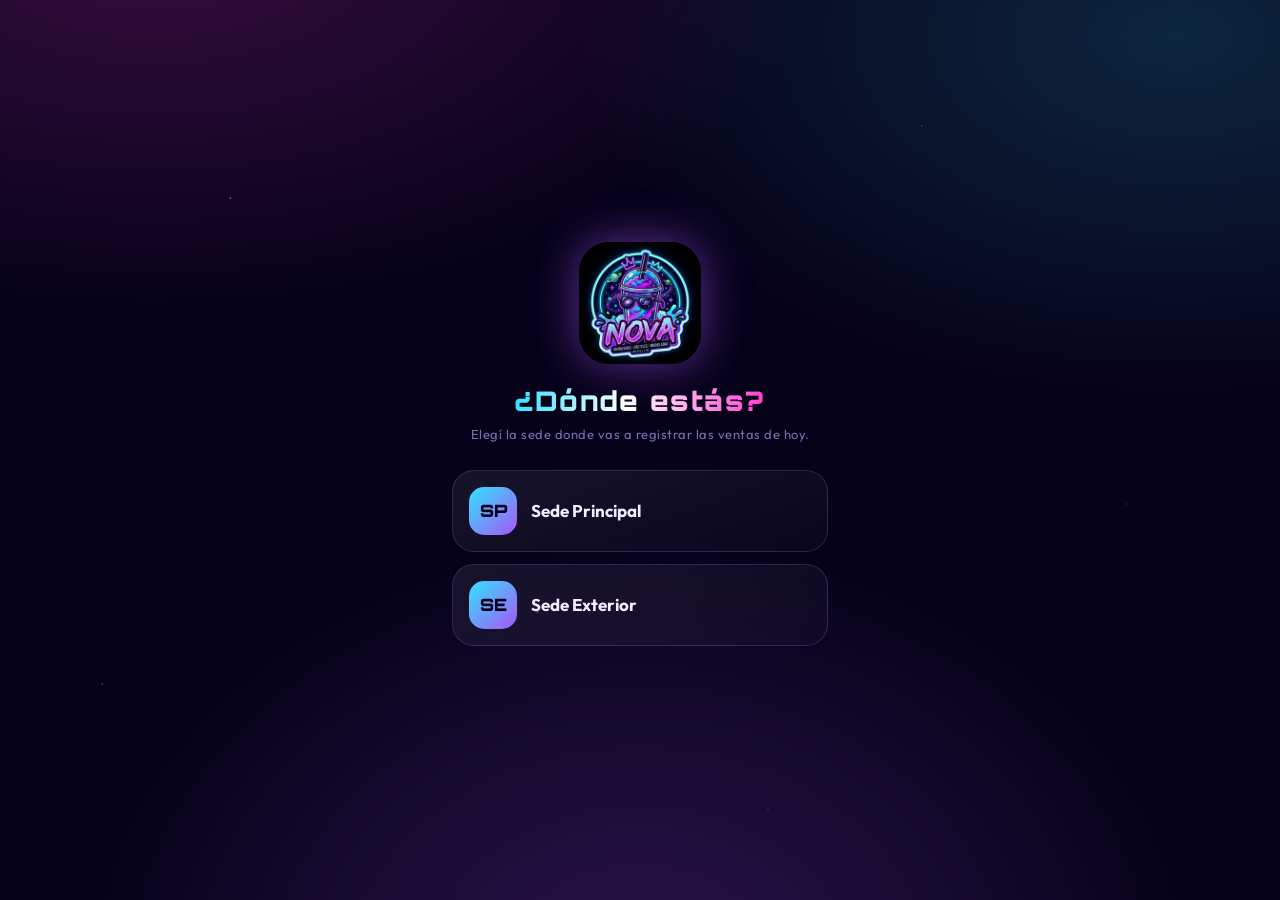
<file: index.html>
<!DOCTYPE html>
<html lang="es-CO">
<head>
<meta charset="utf-8">
<meta name="viewport" content="width=device-width, initial-scale=1, viewport-fit=cover, maximum-scale=1">
<title>NOVA POS</title>
<meta name="description" content="Punto de venta de NOVA — granizados, cócteles y micheladas. Medellín.">

<meta name="theme-color" content="#06021a">
<meta name="mobile-web-app-capable" content="yes">
<meta name="apple-mobile-web-app-capable" content="yes">
<meta name="apple-mobile-web-app-status-bar-style" content="black-translucent">
<meta name="apple-mobile-web-app-title" content="NOVA POS">
<link rel="manifest" href="manifest.webmanifest">
<link rel="apple-touch-icon" href="assets/apple-touch-icon.png">
<link rel="icon" href="assets/icon-192.png">

<link rel="preconnect" href="https://fonts.googleapis.com">
<link rel="preconnect" href="https://fonts.gstatic.com" crossorigin>
<link rel="stylesheet" href="https://fonts.googleapis.com/css2?family=Orbitron:wght@700;800;900&family=Outfit:wght@400;600;700;800&display=swap">
<link rel="stylesheet" href="css/style.css">
</head>
<body>

<div class="login">
  <img src="assets/logo.jpg" alt="NOVA">
  <h1>NOVA POS</h1>
  <p class="lema">Cargando…</p>
</div>

<script src="js/store.js"></script>
<script src="js/cloud.js"></script>
<script src="js/ui.js"></script>
<script>
  if ('serviceWorker' in navigator && location.protocol === 'https:') {
    window.addEventListener('load', function () {
      navigator.serviceWorker.register('sw.js').catch(function () {});
    });
  }
  // Evita el zoom por doble toque al picar rápido en la grilla de productos.
  var ultimoToque = 0;
  document.addEventListener('touchend', function (e) {
    var ahora = Date.now();
    if (ahora - ultimoToque < 320) e.preventDefault();
    ultimoToque = ahora;
  }, { passive: false });
</script>
</body>
</html>
</file>
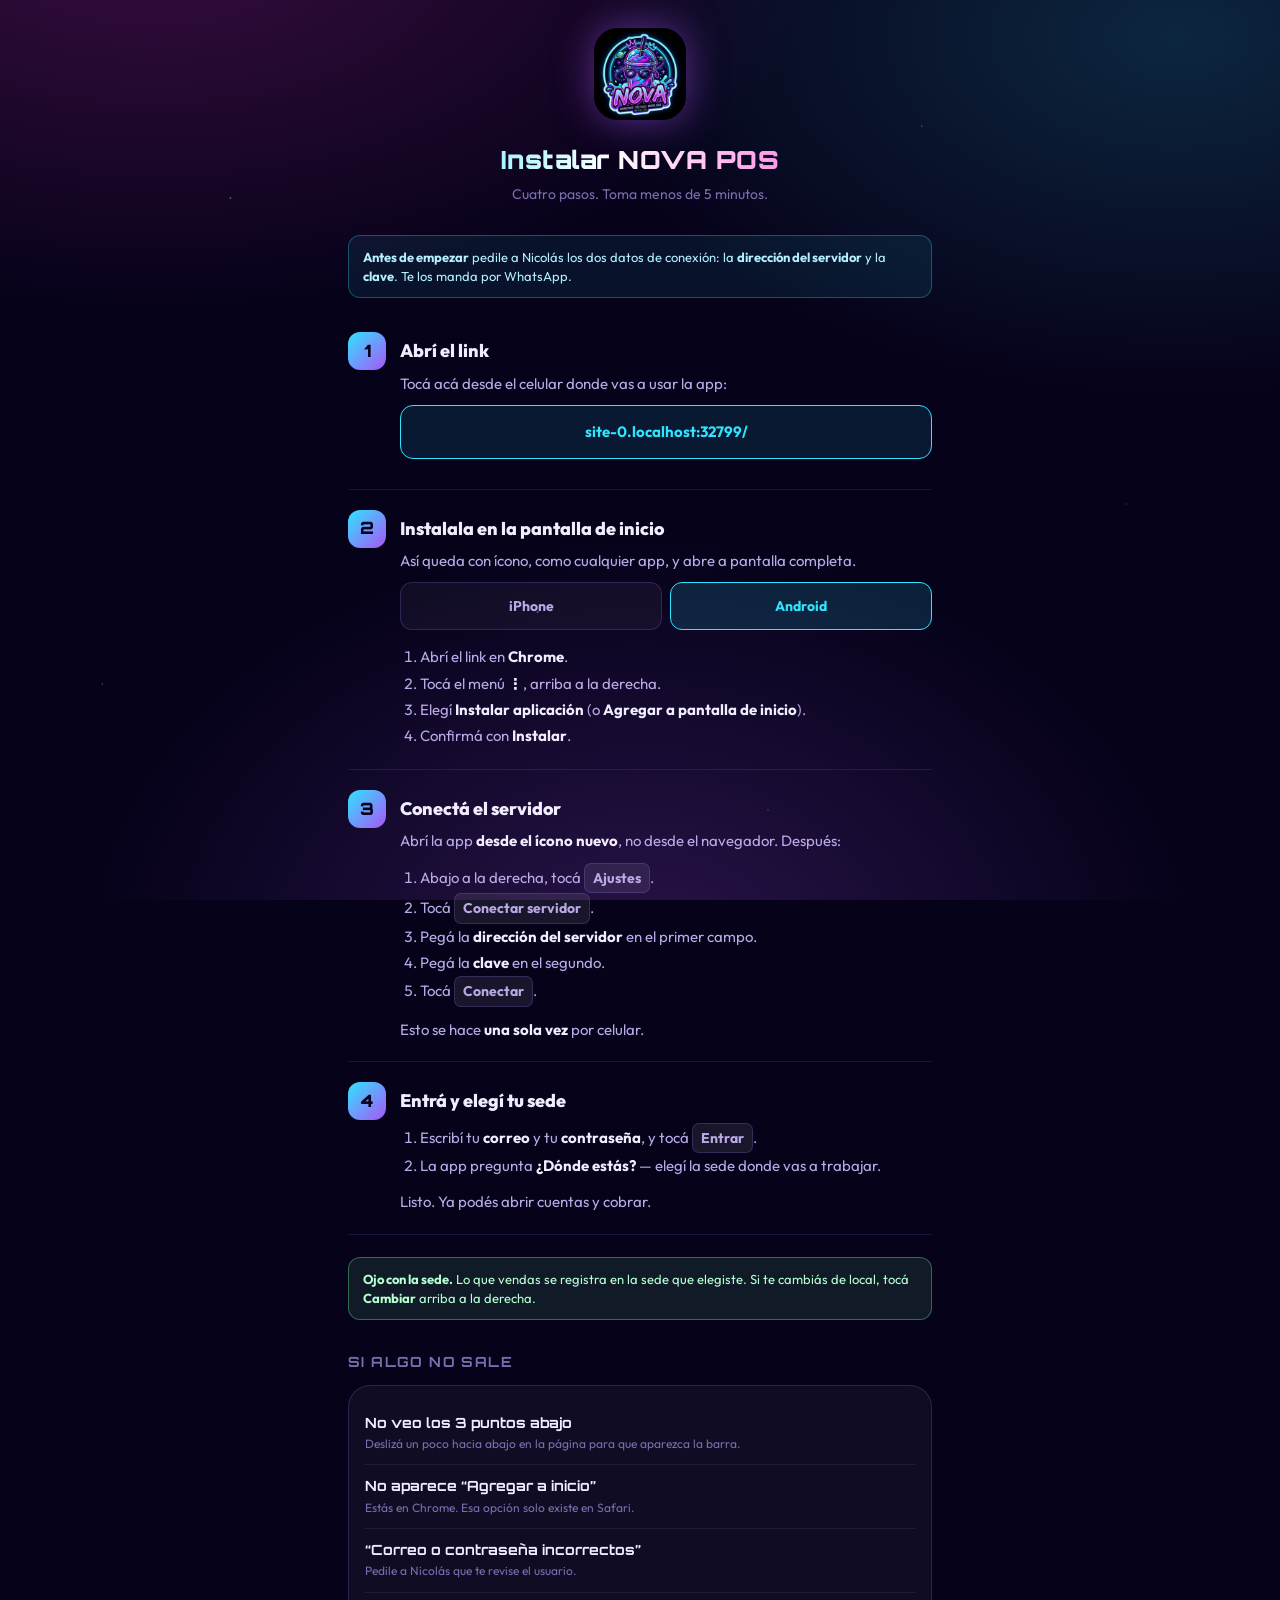
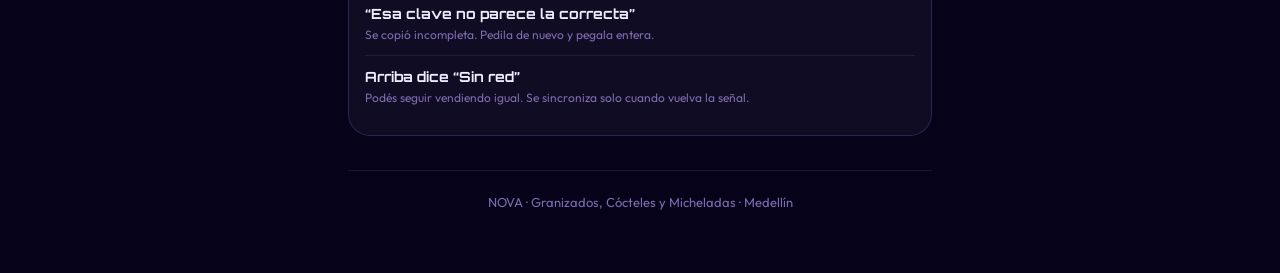
<file: guia.html>
<!DOCTYPE html>
<html lang="es-CO">
<head>
<meta charset="utf-8">
<meta name="viewport" content="width=device-width, initial-scale=1, viewport-fit=cover">
<title>Cómo instalar NOVA POS</title>
<meta name="description" content="Guía para instalar la app de NOVA en el celular y entrar con tu usuario.">
<meta name="theme-color" content="#06021a">
<link rel="apple-touch-icon" href="assets/apple-touch-icon.png">
<link rel="icon" href="assets/icon-192.png">

<link rel="preconnect" href="https://fonts.googleapis.com">
<link rel="preconnect" href="https://fonts.gstatic.com" crossorigin>
<link rel="stylesheet" href="https://fonts.googleapis.com/css2?family=Orbitron:wght@700;800;900&family=Outfit:wght@400;600;700;800&display=swap">
<link rel="stylesheet" href="css/style.css">

<style>
  /* La guía se lee de corrido, no es una app: cabe en una hoja larga. */
  .guia {
    position: relative;
    z-index: 1;
    max-width: 620px;
    margin: 0 auto;
    padding: 28px 18px calc(48px + env(safe-area-inset-bottom, 0px));
  }

  .guia__top { text-align: center; margin-bottom: 30px; }

  .guia__top img {
    width: 92px; height: 92px;
    border-radius: 24px;
    box-shadow: 0 0 38px rgba(168, 85, 247, .5);
  }

  .guia__top h1 {
    font-family: var(--display);
    font-size: 25px;
    font-weight: 900;
    letter-spacing: .5px;
    margin: 16px 0 6px;
    background: linear-gradient(95deg, var(--cyan), #fff 45%, var(--magenta));
    -webkit-background-clip: text;
    background-clip: text;
    color: transparent;
  }

  .guia__top p { color: var(--texto-3); font-size: 14px; margin: 0; }

  .paso {
    display: flex;
    gap: 14px;
    padding: 20px 0;
    border-bottom: 1px solid rgba(160, 120, 255, .14);
  }

  .paso:last-of-type { border-bottom: 0; }

  .paso__n {
    flex: none;
    width: 38px; height: 38px;
    border-radius: 12px;
    display: grid;
    place-items: center;
    font-family: var(--display);
    font-weight: 900;
    font-size: 17px;
    color: #0a0320;
    background: linear-gradient(135deg, var(--cyan), var(--violeta));
  }

  .paso__cuerpo { flex: 1; min-width: 0; }

  .paso h2 {
    font-size: 18px;
    font-weight: 800;
    margin: 6px 0 8px;
  }

  .paso p { margin: 0 0 10px; color: var(--texto-2); font-size: 15px; line-height: 1.5; }
  .paso p:last-child { margin-bottom: 0; }
  .paso b { color: var(--texto); }

  .enlace-app {
    display: block;
    text-align: center;
    padding: 15px;
    margin: 4px 0 10px;
    border-radius: 13px;
    border: 1px solid var(--cyan);
    background: rgba(47, 228, 255, .1);
    color: var(--cyan);
    font-weight: 700;
    font-size: 15px;
    text-decoration: none;
    word-break: break-all;
  }

  /* Cada celular tiene su camino: mostrar los dos a la vez confunde. */
  .tabs { display: flex; gap: 8px; margin-bottom: 14px; }

  .tabs button {
    flex: 1;
    min-height: 48px;   /* que el pulgar no falle al elegir su celular */
    padding: 12px;
    border-radius: 12px;
    border: 1px solid var(--linea);
    background: var(--panel);
    color: var(--texto-2);
    font-size: 14px;
    font-weight: 700;
    cursor: pointer;
  }

  .tabs button[aria-selected="true"] {
    border-color: var(--cyan);
    background: rgba(47, 228, 255, .14);
    color: var(--cyan);
  }

  [role="tabpanel"][hidden] { display: none; }

  ol.pasos-chicos { margin: 0; padding-left: 20px; color: var(--texto-2); font-size: 15px; line-height: 1.75; }
  ol.pasos-chicos b { color: var(--texto); }

  .clave {
    display: inline-block;
    padding: 2px 8px;
    border-radius: 7px;
    background: rgba(255, 255, 255, .08);
    border: 1px solid var(--linea);
    font-size: 14px;
    font-weight: 700;
  }

  .pie {
    text-align: center;
    margin-top: 34px;
    padding-top: 22px;
    border-top: 1px solid rgba(160, 120, 255, .14);
    color: var(--texto-3);
    font-size: 13px;
  }
</style>
</head>
<body>

<div class="guia">

  <div class="guia__top">
    <img src="assets/logo.jpg" alt="NOVA">
    <h1>Instalar NOVA POS</h1>
    <p>Cuatro pasos. Toma menos de 5 minutos.</p>
  </div>

  <div class="aviso aviso--info">
    <b>Antes de empezar</b> pedile a Nicolás los dos datos de conexión: la
    <b>dirección del servidor</b> y la <b>clave</b>. Te los manda por WhatsApp.
  </div>

  <!-- 1 -->
  <div class="paso">
    <div class="paso__n">1</div>
    <div class="paso__cuerpo">
      <h2>Abrí el link</h2>
      <p>Tocá acá desde el celular donde vas a usar la app:</p>
      <a class="enlace-app" id="linkApp" href="./">Abrir NOVA POS</a>
      <p id="avisoNavegador"></p>
    </div>
  </div>

  <!-- 2 -->
  <div class="paso">
    <div class="paso__n">2</div>
    <div class="paso__cuerpo">
      <h2>Instalala en la pantalla de inicio</h2>
      <p>Así queda con ícono, como cualquier app, y abre a pantalla completa.</p>

      <div class="tabs" role="tablist">
        <button role="tab" id="tab-ios" aria-controls="p-ios" aria-selected="true">iPhone</button>
        <button role="tab" id="tab-android" aria-controls="p-android" aria-selected="false">Android</button>
      </div>

      <div role="tabpanel" id="p-ios" aria-labelledby="tab-ios">
        <ol class="pasos-chicos">
          <li>Abrí el link en <b>Safari</b>, la brújula azul. Desde Chrome no se puede.</li>
          <li>Abajo del todo, a la derecha, tocá los <b>3 puntos</b> ···</li>
          <li>Tocá <b>Compartir</b>.</li>
          <li>Tocá <b>Ver más</b>.</li>
          <li>Buscá <b>Agregar a inicio</b> y tocala.</li>
          <li>Si aparece <b>Abrir como app web</b>, dejalo <b>activado</b>.</li>
          <li>Tocá <b>Añadir</b>. El ícono queda en tu celular.</li>
        </ol>
      </div>

      <div role="tabpanel" id="p-android" aria-labelledby="tab-android" hidden>
        <ol class="pasos-chicos">
          <li>Abrí el link en <b>Chrome</b>.</li>
          <li>Tocá el menú <b>⋮</b>, arriba a la derecha.</li>
          <li>Elegí <b>Instalar aplicación</b> (o <b>Agregar a pantalla de inicio</b>).</li>
          <li>Confirmá con <b>Instalar</b>.</li>
        </ol>
      </div>
    </div>
  </div>

  <!-- 3 -->
  <div class="paso">
    <div class="paso__n">3</div>
    <div class="paso__cuerpo">
      <h2>Conectá el servidor</h2>
      <p>Abrí la app <b>desde el ícono nuevo</b>, no desde el navegador. Después:</p>
      <ol class="pasos-chicos">
        <li>Abajo a la derecha, tocá <span class="clave">Ajustes</span>.</li>
        <li>Tocá <span class="clave">Conectar servidor</span>.</li>
        <li>Pegá la <b>dirección del servidor</b> en el primer campo.</li>
        <li>Pegá la <b>clave</b> en el segundo.</li>
        <li>Tocá <span class="clave">Conectar</span>.</li>
      </ol>
      <p style="margin-top:12px">Esto se hace <b>una sola vez</b> por celular.</p>
    </div>
  </div>

  <!-- 4 -->
  <div class="paso">
    <div class="paso__n">4</div>
    <div class="paso__cuerpo">
      <h2>Entrá y elegí tu sede</h2>
      <ol class="pasos-chicos">
        <li>Escribí tu <b>correo</b> y tu <b>contraseña</b>, y tocá <span class="clave">Entrar</span>.</li>
        <li>La app pregunta <b>¿Dónde estás?</b> — elegí la sede donde vas a trabajar.</li>
      </ol>
      <p style="margin-top:12px">Listo. Ya podés abrir cuentas y cobrar.</p>
    </div>
  </div>

  <div class="aviso aviso--ok" style="margin-top:22px">
    <b>Ojo con la sede.</b> Lo que vendas se registra en la sede que elegiste.
    Si te cambiás de local, tocá <b>Cambiar</b> arriba a la derecha.
  </div>

  <h2 style="font-family:var(--display);font-size:14px;letter-spacing:1.4px;text-transform:uppercase;color:var(--texto-3);margin:32px 0 12px">
    Si algo no sale
  </h2>

  <div class="tarjeta">
    <ul class="lista-simple">
      <li><span><b>No veo los 3 puntos abajo</b><br>
        <span class="chico">Deslizá un poco hacia abajo en la página para que aparezca la barra.</span></span></li>
      <li><span><b>No aparece “Agregar a inicio”</b><br>
        <span class="chico">Estás en Chrome. Esa opción solo existe en Safari.</span></span></li>
      <li><span><b>“Correo o contraseña incorrectos”</b><br>
        <span class="chico">Pedile a Nicolás que te revise el usuario.</span></span></li>
      <li><span><b>“Esa clave no parece la correcta”</b><br>
        <span class="chico">Se copió incompleta. Pedila de nuevo y pegala entera.</span></span></li>
      <li><span><b>Arriba dice “Sin red”</b><br>
        <span class="chico">Podés seguir vendiendo igual. Se sincroniza solo cuando vuelva la señal.</span></span></li>
    </ul>
  </div>

  <p class="pie">NOVA · Granizados, Cócteles y Micheladas · Medellín</p>
</div>

<script>
  // El link a la app sale de la ubicación de esta guía, así sigue sirviendo
  // aunque la app cambie de dirección algún día.
  var linkApp = document.getElementById('linkApp');
  linkApp.href = location.href.replace(/guia\.html.*$/, '');
  linkApp.textContent = linkApp.href.replace(/^https?:\/\//, '');

  // Se muestra primero la pestaña del celular que está leyendo la guía.
  var esIOS = /iPad|iPhone|iPod/.test(navigator.userAgent)
           || (navigator.platform === 'MacIntel' && navigator.maxTouchPoints > 1);

  var tabs = [
    { boton: document.getElementById('tab-ios'),     panel: document.getElementById('p-ios') },
    { boton: document.getElementById('tab-android'), panel: document.getElementById('p-android') }
  ];

  function mostrar(indice) {
    tabs.forEach(function (t, i) {
      var activa = i === indice;
      t.boton.setAttribute('aria-selected', activa ? 'true' : 'false');
      t.panel.hidden = !activa;
    });
  }

  tabs.forEach(function (t, i) { t.boton.onclick = function () { mostrar(i); }; });
  mostrar(esIOS ? 0 : 1);

  if (esIOS && !navigator.userAgent.includes('CriOS')) {
    document.getElementById('avisoNavegador').innerHTML =
      'Estás en Safari, que es lo correcto para iPhone.';
  } else if (navigator.userAgent.includes('CriOS')) {
    document.getElementById('avisoNavegador').innerHTML =
      '<b style="color:var(--ambar)">Estás en Chrome y tenés iPhone.</b> ' +
      'Copiá este link y abrilo en Safari, o no vas a poder instalarla.';
  }
</script>
</body>
</html>
</file>
<file: css/style.css>
/* NOVA POS — tema neón espacial, pensado para pulgar y para noche. */

:root {
  --bg:        #06021a;
  --bg-2:      #0d0630;
  --bg-3:      #150a3f;
  --panel:     rgba(255, 255, 255, .045);
  --panel-2:   rgba(255, 255, 255, .08);
  --linea:     rgba(160, 120, 255, .22);

  --cyan:      #2fe4ff;
  --magenta:   #ff3ad0;
  --violeta:   #a855f7;
  --lima:      #6bff9e;
  --ambar:     #ffcc4d;
  --rojo:      #ff4d6d;

  --texto:     #f2ecff;
  --texto-2:   #b9a9e6;
  --texto-3:   #7d6cae;

  --r:         16px;
  --r-lg:      22px;
  --sombra:    0 8px 32px rgba(0, 0, 0, .55);

  --fuente:    'Outfit', system-ui, -apple-system, 'Segoe UI', sans-serif;
  --display:   'Orbitron', var(--fuente);

  --nav-h:     68px;
  --safe-b:    env(safe-area-inset-bottom, 0px);
}

* { box-sizing: border-box; -webkit-tap-highlight-color: transparent; }

html, body {
  margin: 0;
  padding: 0;
  height: 100%;
  overscroll-behavior-y: none;
}

body {
  font-family: var(--fuente);
  color: var(--texto);
  background: var(--bg);
  background-image:
    radial-gradient(1100px 620px at 12% -8%,  rgba(255, 58, 208, .20), transparent 62%),
    radial-gradient(1000px 600px at 92% 4%,   rgba(47, 228, 255, .16), transparent 60%),
    radial-gradient(900px 700px at 50% 108%,  rgba(168, 85, 247, .22), transparent 62%);
  background-attachment: fixed;
  font-size: 16px;
  line-height: 1.45;
  -webkit-font-smoothing: antialiased;
}

/* Campo de estrellas sutil, sin costo de imagen. */
body::before {
  content: '';
  position: fixed;
  inset: 0;
  pointer-events: none;
  z-index: 0;
  background-image:
    radial-gradient(1.4px 1.4px at 18% 22%, rgba(255,255,255,.75), transparent),
    radial-gradient(1.2px 1.2px at 72% 14%, rgba(255,255,255,.55), transparent),
    radial-gradient(1.6px 1.6px at 42% 68%, rgba(255,255,255,.60), transparent),
    radial-gradient(1.1px 1.1px at 88% 56%, rgba(255,255,255,.45), transparent),
    radial-gradient(1.3px 1.3px at 8%  76%, rgba(255,255,255,.50), transparent),
    radial-gradient(1.2px 1.2px at 60% 90%, rgba(255,255,255,.40), transparent);
  opacity: .6;
}

input, select, textarea, button { font-family: inherit; font-size: inherit; color: inherit; }

/* ---------------- estructura ---------------- */

#app {
  position: relative;
  z-index: 1;
  min-height: 100%;
  display: flex;
  flex-direction: column;
  max-width: 620px;
  margin: 0 auto;
}

.cabecera {
  position: sticky;
  top: 0;
  z-index: 40;
  display: flex;
  align-items: center;
  gap: 12px;
  padding: 14px 16px calc(14px + env(safe-area-inset-top, 0px));
  padding-top: calc(14px + env(safe-area-inset-top, 0px));
  background: linear-gradient(180deg, rgba(6,2,26,.96), rgba(6,2,26,.72));
  -webkit-backdrop-filter: blur(14px);
  backdrop-filter: blur(14px);
  border-bottom: 1px solid var(--linea);
}

.cabecera__logo {
  width: 40px; height: 40px;
  border-radius: 12px;
  object-fit: cover;
  box-shadow: 0 0 18px rgba(47, 228, 255, .45);
  flex: none;
}

.cabecera__txt { flex: 1; min-width: 0; }

.cabecera h1 {
  font-family: var(--display);
  font-weight: 900;
  font-size: 19px;
  letter-spacing: .5px;
  margin: 0;
  background: linear-gradient(92deg, var(--cyan), #fff 42%, var(--magenta));
  -webkit-background-clip: text;
  background-clip: text;
  color: transparent;
  white-space: nowrap;
  overflow: hidden;
  text-overflow: ellipsis;
}

.cabecera p {
  margin: 1px 0 0;
  font-size: 12px;
  color: var(--texto-3);
  white-space: nowrap;
  overflow: hidden;
  text-overflow: ellipsis;
}

/* El aviso de sincronizacion va aparte de main, que cada pantalla reescribe. */
#avisos:not(:empty) {
  padding: 14px 16px 0;
}

main {
  flex: 1;
  padding: 16px 16px calc(var(--nav-h) + var(--safe-b) + 28px);
}

/* ---------------- navegación inferior ---------------- */

.nav {
  position: fixed;
  left: 0; right: 0; bottom: 0;
  z-index: 50;
  display: flex;
  max-width: 620px;
  margin: 0 auto;
  padding-bottom: var(--safe-b);
  background: rgba(9, 4, 32, .93);
  -webkit-backdrop-filter: blur(18px);
  backdrop-filter: blur(18px);
  border-top: 1px solid var(--linea);
}

.nav button {
  flex: 1;
  height: var(--nav-h);
  display: flex;
  flex-direction: column;
  align-items: center;
  justify-content: center;
  gap: 3px;
  background: none;
  border: 0;
  color: var(--texto-3);
  font-size: 11px;
  font-weight: 600;
  letter-spacing: .3px;
  cursor: pointer;
  position: relative;
  transition: color .15s;
}

.nav button svg { width: 23px; height: 23px; }

.nav button.on { color: var(--cyan); }

.nav button.on::before {
  content: '';
  position: absolute;
  top: 0; left: 22%; right: 22%;
  height: 2px;
  border-radius: 0 0 4px 4px;
  background: linear-gradient(90deg, var(--cyan), var(--magenta));
  box-shadow: 0 0 12px var(--cyan);
}

.nav .globo {
  position: absolute;
  top: 9px;
  left: 50%;
  margin-left: 6px;
  min-width: 17px;
  height: 17px;
  padding: 0 4px;
  border-radius: 9px;
  background: var(--magenta);
  color: #fff;
  font-size: 10px;
  font-weight: 800;
  line-height: 17px;
  box-shadow: 0 0 10px rgba(255,58,208,.8);
}

/* ---------------- sedes ---------------- */

.chip-sede {
  flex: none;
  padding: 6px 11px;
  border-radius: 10px;
  border: 1px solid var(--linea);
  background: var(--panel-2);
  color: var(--texto-2);
  font-size: 11px;
  font-weight: 700;
  letter-spacing: .4px;
  cursor: pointer;
}

.chip-sede:active { border-color: var(--cyan); color: var(--cyan); }

/* Elegir sede al abrir: botones grandes, imposibles de errar con el pulgar. */
.sede-opcion {
  display: flex;
  align-items: center;
  gap: 14px;
  width: 100%;
  text-align: left;
  padding: 16px;
  margin-bottom: 12px;
  border-radius: var(--r-lg);
  border: 1px solid var(--linea);
  background: linear-gradient(160deg, rgba(255,255,255,.07), rgba(255,255,255,.02));
  color: var(--texto);
  cursor: pointer;
  transition: transform .1s, border-color .15s;
}

.sede-opcion:active { transform: scale(.98); }

.sede-opcion.on {
  border-color: var(--cyan);
  box-shadow: 0 0 0 2px rgba(47, 228, 255, .16);
}

.sede-opcion__ini {
  flex: none;
  width: 48px; height: 48px;
  border-radius: 15px;
  display: grid;
  place-items: center;
  font-family: var(--display);
  font-weight: 900;
  font-size: 17px;
  color: #0a0320;
  background: linear-gradient(135deg, var(--cyan), var(--violeta));
}

.sede-opcion__txt { flex: 1; min-width: 0; font-weight: 700; font-size: 17px; }

.sede-opcion__txt small {
  display: block;
  font-weight: 600;
  font-size: 11px;
  color: var(--texto-3);
  margin-top: 2px;
}

.pestanas-sede {
  display: flex;
  gap: 10px;
  margin-bottom: 14px;
  overflow-x: auto;
  -webkit-overflow-scrolling: touch;
}

.pestanas-sede button {
  flex: 1;
  min-width: max-content;
  padding: 11px 14px;
  border-radius: 12px;
  border: 1px solid var(--linea);
  background: var(--panel);
  color: var(--texto-2);
  font-size: 13px;
  font-weight: 700;
  white-space: nowrap;
  cursor: pointer;
}

.pestanas-sede button.on {
  border-color: var(--cyan);
  background: rgba(47, 228, 255, .14);
  color: var(--cyan);
}

/* ---------------- piezas ---------------- */

.tarjeta {
  background: var(--panel);
  border: 1px solid var(--linea);
  border-radius: var(--r-lg);
  padding: 16px;
  margin-bottom: 14px;
  -webkit-backdrop-filter: blur(6px);
  backdrop-filter: blur(6px);
}

.titulo-seccion {
  font-family: var(--display);
  font-size: 12px;
  font-weight: 700;
  letter-spacing: 1.6px;
  text-transform: uppercase;
  color: var(--texto-3);
  margin: 22px 2px 10px;
  display: flex;
  align-items: center;
  gap: 8px;
}

.titulo-seccion::after {
  content: '';
  flex: 1;
  height: 1px;
  background: linear-gradient(90deg, var(--linea), transparent);
}

.vacio {
  text-align: center;
  padding: 40px 20px;
  color: var(--texto-3);
}

.vacio .emoji { font-size: 42px; display: block; margin-bottom: 10px; opacity: .85; }
.vacio p { margin: 4px 0; font-size: 14px; }
.vacio strong { color: var(--texto-2); font-size: 16px; }

/* ---------------- botones ---------------- */

.btn {
  display: inline-flex;
  align-items: center;
  justify-content: center;
  gap: 8px;
  min-height: 50px;
  padding: 0 20px;
  border: 1px solid var(--linea);
  border-radius: 14px;
  background: var(--panel-2);
  color: var(--texto);
  font-weight: 700;
  font-size: 15px;
  cursor: pointer;
  transition: transform .1s, filter .15s;
  text-decoration: none;
}

.btn:active { transform: scale(.97); }
.btn:disabled { opacity: .4; cursor: not-allowed; }
.btn--bloque { width: 100%; }

.btn--primario {
  background: linear-gradient(95deg, var(--magenta), var(--violeta) 55%, var(--cyan));
  border-color: transparent;
  color: #0a0320;
  font-weight: 800;
  box-shadow: 0 6px 22px rgba(255, 58, 208, .35);
}

.btn--exito {
  background: linear-gradient(95deg, #2fe08a, var(--lima));
  border-color: transparent;
  color: #04220f;
  font-weight: 800;
  box-shadow: 0 6px 22px rgba(107, 255, 158, .28);
}

.btn--peligro { border-color: rgba(255, 77, 109, .45); color: var(--rojo); }
.btn--fantasma { background: transparent; }
.btn--chico { min-height: 40px; padding: 0 14px; font-size: 13px; border-radius: 11px; }

.fila-btn { display: flex; gap: 10px; }
.fila-btn > * { flex: 1; }

/* Botón flotante de nueva cuenta */
.fab {
  position: fixed;
  right: max(16px, calc(50vw - 310px + 16px));
  bottom: calc(var(--nav-h) + var(--safe-b) + 18px);
  z-index: 45;
  height: 58px;
  padding: 0 24px;
  border: 0;
  border-radius: 29px;
  background: linear-gradient(95deg, var(--magenta), var(--violeta) 60%, var(--cyan));
  color: #0a0320;
  font-weight: 800;
  font-size: 16px;
  display: inline-flex;
  align-items: center;
  gap: 8px;
  cursor: pointer;
  box-shadow: 0 10px 30px rgba(255, 58, 208, .45);
}

.fab:active { transform: scale(.96); }

/* ---------------- campos ---------------- */

.campo { margin-bottom: 14px; }

.campo label {
  display: block;
  font-size: 12px;
  font-weight: 700;
  letter-spacing: .8px;
  text-transform: uppercase;
  color: var(--texto-3);
  margin-bottom: 6px;
}

.campo input, .campo select, .campo textarea {
  width: 100%;
  min-height: 52px;
  padding: 12px 14px;
  background: rgba(0, 0, 0, .35);
  border: 1px solid var(--linea);
  border-radius: 13px;
  outline: none;
  transition: border-color .15s, box-shadow .15s;
}

.campo textarea { min-height: 80px; resize: vertical; }

.campo input:focus, .campo select:focus, .campo textarea:focus {
  border-color: var(--cyan);
  box-shadow: 0 0 0 3px rgba(47, 228, 255, .16);
}

.campo .ayuda { font-size: 12px; color: var(--texto-3); margin-top: 5px; }

.campo--dinero input {
  font-family: var(--display);
  font-size: 26px;
  font-weight: 800;
  text-align: center;
  letter-spacing: 1px;
  color: var(--lima);
}

/* ---------------- lista de cuentas ---------------- */

.cuenta {
  display: flex;
  align-items: center;
  gap: 13px;
  width: 100%;
  text-align: left;
  padding: 14px;
  margin-bottom: 10px;
  background: var(--panel);
  border: 1px solid var(--linea);
  border-radius: var(--r);
  cursor: pointer;
  transition: transform .1s, border-color .15s;
}

.cuenta:active { transform: scale(.985); }
.cuenta--saldada { border-color: rgba(107, 255, 158, .35); }

.cuenta__ini {
  flex: none;
  width: 46px; height: 46px;
  border-radius: 14px;
  display: grid;
  place-items: center;
  font-family: var(--display);
  font-weight: 900;
  font-size: 17px;
  color: #0a0320;
  background: linear-gradient(135deg, var(--cyan), var(--violeta));
}

.cuenta__cuerpo { flex: 1; min-width: 0; }

.cuenta__nombre {
  display: block;
  font-weight: 700;
  font-size: 16px;
  white-space: nowrap;
  overflow: hidden;
  text-overflow: ellipsis;
}

.cuenta__meta {
  display: block;
  font-size: 12px;
  color: var(--texto-3);
  margin-top: 2px;
  white-space: nowrap;
  overflow: hidden;
  text-overflow: ellipsis;
}

.cuenta__saldo {
  flex: none;
  text-align: right;
  font-family: var(--display);
  font-weight: 800;
  font-size: 16px;
  color: var(--ambar);
}

.cuenta__saldo small {
  display: block;
  font-family: var(--fuente);
  font-size: 10px;
  font-weight: 600;
  letter-spacing: .6px;
  text-transform: uppercase;
  color: var(--texto-3);
}

.cuenta__saldo.ok { color: var(--lima); }

/* ---------------- detalle de cuenta ---------------- */

.saldo-hero {
  text-align: center;
  padding: 22px 16px;
  border-radius: var(--r-lg);
  background: linear-gradient(160deg, rgba(255,58,208,.14), rgba(47,228,255,.10));
  border: 1px solid var(--linea);
  margin-bottom: 16px;
}

.saldo-hero .rotulo {
  font-size: 11px;
  font-weight: 700;
  letter-spacing: 1.6px;
  text-transform: uppercase;
  color: var(--texto-3);
}

.saldo-hero .monto {
  font-family: var(--display);
  font-size: 38px;
  font-weight: 900;
  line-height: 1.15;
  margin: 4px 0 2px;
  color: var(--ambar);
  text-shadow: 0 0 26px rgba(255, 204, 77, .35);
}

.saldo-hero .monto.ok { color: var(--lima); text-shadow: 0 0 26px rgba(107,255,158,.35); }

.saldo-hero .desglose {
  font-size: 13px;
  color: var(--texto-2);
  margin-top: 6px;
}

.item {
  display: flex;
  align-items: center;
  gap: 12px;
  padding: 12px 0;
  border-bottom: 1px solid rgba(160, 120, 255, .12);
}

.item:last-child { border-bottom: 0; }
.item__cuerpo { flex: 1; min-width: 0; }
.item__nombre { font-weight: 600; }

.item__meta { font-size: 12px; color: var(--texto-3); margin-top: 1px; }

.item__total {
  font-family: var(--display);
  font-weight: 700;
  font-size: 15px;
  white-space: nowrap;
}

.pasos { display: flex; align-items: center; gap: 4px; flex: none; }

.pasos button {
  width: 34px; height: 34px;
  border-radius: 10px;
  border: 1px solid var(--linea);
  background: var(--panel-2);
  font-size: 19px;
  font-weight: 700;
  line-height: 1;
  cursor: pointer;
  display: grid;
  place-items: center;
}

.pasos button:disabled { opacity: .3; }
.pasos .n { min-width: 26px; text-align: center; font-weight: 800; font-family: var(--display); }

.etiqueta {
  display: inline-block;
  padding: 2px 8px;
  border-radius: 7px;
  font-size: 10px;
  font-weight: 800;
  letter-spacing: .7px;
  text-transform: uppercase;
  vertical-align: middle;
}

.etiqueta--pagado { background: rgba(107, 255, 158, .17); color: var(--lima); }
.etiqueta--parcial { background: rgba(255, 204, 77, .17); color: var(--ambar); }
.etiqueta--aviso  { background: rgba(255, 77, 109, .17); color: var(--rojo); }

/* ---------------- grilla de productos ---------------- */

.grupo-prod { margin-bottom: 18px; }

.grilla {
  display: grid;
  grid-template-columns: repeat(2, 1fr);
  gap: 10px;
}

@media (min-width: 420px) { .grilla { grid-template-columns: repeat(3, 1fr); } }

.prod {
  position: relative;
  padding: 14px 10px;
  border-radius: var(--r);
  border: 1px solid var(--linea);
  background: linear-gradient(160deg, rgba(255,255,255,.07), rgba(255,255,255,.02));
  cursor: pointer;
  text-align: center;
  transition: transform .1s, border-color .15s;
}

.prod:active { transform: scale(.95); border-color: var(--cyan); }

.prod__oz {
  font-family: var(--display);
  font-size: 21px;
  font-weight: 900;
  line-height: 1;
  background: linear-gradient(95deg, var(--cyan), var(--magenta));
  -webkit-background-clip: text;
  background-clip: text;
  color: transparent;
}

.prod__nombre {
  font-size: 11px;
  color: var(--texto-2);
  margin-top: 3px;
  white-space: nowrap;
  overflow: hidden;
  text-overflow: ellipsis;
}

.prod__precio { font-weight: 800; font-size: 15px; margin-top: 5px; color: var(--lima); }
.prod__precio.sin { color: var(--rojo); font-size: 12px; }

.prod__eco {
  position: absolute;
  top: 6px; right: 8px;
  font-size: 9px;
  font-weight: 700;
  letter-spacing: .5px;
  color: var(--texto-3);
  text-transform: uppercase;
}

/* ---------------- hoja modal ---------------- */

.velo {
  position: fixed;
  inset: 0;
  z-index: 100;
  background: rgba(3, 1, 12, .72);
  -webkit-backdrop-filter: blur(5px);
  backdrop-filter: blur(5px);
  display: flex;
  align-items: flex-end;
  justify-content: center;
  animation: aparecer .16s ease;
}

@keyframes aparecer { from { opacity: 0; } }
@keyframes subir { from { transform: translateY(100%); } }

.hoja {
  width: 100%;
  max-width: 620px;
  max-height: 92vh;
  overflow-y: auto;
  padding: 8px 18px calc(24px + var(--safe-b));
  background: linear-gradient(180deg, var(--bg-3), var(--bg-2) 45%, var(--bg));
  border: 1px solid var(--linea);
  border-bottom: 0;
  border-radius: 26px 26px 0 0;
  box-shadow: var(--sombra);
  animation: subir .22s cubic-bezier(.2, .9, .3, 1);
}

.hoja__agarre {
  width: 42px; height: 4px;
  margin: 6px auto 14px;
  border-radius: 2px;
  background: var(--texto-3);
  opacity: .45;
}

.hoja h2 {
  font-family: var(--display);
  font-size: 19px;
  font-weight: 800;
  margin: 0 0 4px;
}

.hoja .sub { color: var(--texto-3); font-size: 13px; margin: 0 0 18px; }

/* ---------------- métodos de pago ---------------- */

.metodos {
  display: grid;
  grid-template-columns: repeat(auto-fit, minmax(110px, 1fr));
  gap: 8px;
  margin-bottom: 4px;
}

.metodos button {
  padding: 15px 6px;
  border-radius: 12px;
  border: 1px solid var(--linea);
  background: var(--panel);
  font-size: 13px;
  font-weight: 600;
  cursor: pointer;
}

.metodos button.on {
  border-color: var(--cyan);
  background: rgba(47, 228, 255, .14);
  color: var(--cyan);
  box-shadow: 0 0 0 2px rgba(47,228,255,.14);
}

.atajos { display: flex; gap: 8px; flex-wrap: wrap; margin-top: 10px; }

.atajos button {
  flex: 1;
  min-width: 92px;
  padding: 10px 6px;
  border-radius: 11px;
  border: 1px dashed var(--linea);
  background: transparent;
  color: var(--texto-2);
  font-weight: 700;
  font-size: 13px;
  cursor: pointer;
}

.atajos button:active { border-style: solid; color: var(--cyan); border-color: var(--cyan); }

/* ---------------- dividir cuenta ---------------- */

.dividir-item {
  display: flex;
  align-items: center;
  gap: 12px;
  padding: 11px 0;
  border-bottom: 1px solid rgba(160, 120, 255, .12);
}

.dividir-item.agotado { opacity: .38; }
.dividir-item__cuerpo { flex: 1; min-width: 0; }

.resumen-seleccion {
  position: sticky;
  bottom: 0;
  margin: 12px -18px -8px;
  padding: 14px 18px calc(16px + var(--safe-b));
  background: linear-gradient(180deg, transparent, var(--bg) 26%);
}

/* ---------------- métricas ---------------- */

.metricas { display: grid; grid-template-columns: repeat(2, 1fr); gap: 11px; }

.metrica {
  padding: 15px;
  border-radius: var(--r);
  border: 1px solid var(--linea);
  background: var(--panel);
}

.metrica .rot {
  font-size: 10px;
  font-weight: 700;
  letter-spacing: 1.1px;
  text-transform: uppercase;
  color: var(--texto-3);
}

.metrica .val {
  font-family: var(--display);
  font-size: 23px;
  font-weight: 900;
  margin-top: 3px;
  line-height: 1.1;
}

.metrica .val.verde { color: var(--lima); }
.metrica .val.ambar { color: var(--ambar); }
.metrica .val.cyan  { color: var(--cyan); }
.metrica .nota { font-size: 11px; color: var(--texto-3); margin-top: 3px; }

/* ---------------- actividad en vivo ---------------- */

.vivo {
  display: inline-block;
  width: 8px; height: 8px;
  border-radius: 50%;
  background: var(--lima);
  box-shadow: 0 0 10px var(--lima);
  animation: pulso 1.6s ease-in-out infinite;
}

@keyframes pulso { 50% { opacity: .25; transform: scale(.7); } }

.evento {
  display: flex;
  align-items: center;
  gap: 11px;
  padding: 10px 0;
  border-bottom: 1px solid rgba(160, 120, 255, .12);
}

.evento:last-child { border-bottom: 0; }
.evento__cuerpo { flex: 1; min-width: 0; }

.evento__hora {
  flex: none;
  width: 58px;
  font-size: 11px;
  font-weight: 700;
  color: var(--texto-3);
  font-variant-numeric: tabular-nums;
}

.evento--pago .evento__hora { color: var(--lima); }

/* ---------------- barras del resumen ---------------- */

.barra { margin-bottom: 11px; }

.barra__top {
  display: flex;
  justify-content: space-between;
  gap: 10px;
  font-size: 13px;
  margin-bottom: 5px;
}

.barra__top b { font-weight: 700; }
.barra__top span { color: var(--texto-3); white-space: nowrap; }

.barra__riel {
  height: 7px;
  border-radius: 4px;
  background: rgba(255, 255, 255, .07);
  overflow: hidden;
}

.barra__val {
  height: 100%;
  border-radius: 4px;
  background: linear-gradient(90deg, var(--cyan), var(--magenta));
}

/* ---------------- inventario ---------------- */

.stock {
  display: flex;
  align-items: center;
  gap: 12px;
  padding: 13px 0;
  border-bottom: 1px solid rgba(160, 120, 255, .12);
}

.stock:last-child { border-bottom: 0; }

.stock__oz {
  flex: none;
  width: 52px; height: 46px;
  border-radius: 13px;
  display: grid;
  place-items: center;
  font-family: var(--display);
  font-weight: 900;
  font-size: 15px;
  border: 1px solid var(--linea);
  background: var(--panel-2);
}

.stock__cuerpo { flex: 1; min-width: 0; }
.stock__cant { font-family: var(--display); font-weight: 900; font-size: 21px; }
.stock__cant.bajo { color: var(--rojo); }
.stock__cant.medio { color: var(--ambar); }
.stock__cant.ok { color: var(--lima); }
.stock__nota { font-size: 11px; color: var(--texto-3); }

/* ---------------- tendencia ---------------- */

.metrica .val.rojo { color: var(--rojo); }

.tendencia {
  font-family: var(--fuente);
  font-size: 17px;
  margin-left: 8px;
  vertical-align: 2px;
}

.tendencia.verde { color: var(--lima); }
.tendencia.rojo  { color: var(--rojo); }

/* ---------------- filtro de fechas ---------------- */

.rangos {
  display: flex;
  flex-wrap: wrap;
  gap: 8px;
  margin-bottom: 12px;
}

.rangos button {
  flex: 1 1 auto;
  min-width: 72px;
  min-height: 40px;
  padding: 8px 12px;
  border-radius: 11px;
  border: 1px solid var(--linea);
  background: var(--panel);
  color: var(--texto-2);
  font-size: 13px;
  font-weight: 700;
  cursor: pointer;
}

.rangos button.on {
  border-color: var(--cyan);
  background: rgba(47, 228, 255, .14);
  color: var(--cyan);
}

.campo-fecha {
  flex: 1;
  display: block;
  font-size: 11px;
  font-weight: 700;
  letter-spacing: .6px;
  text-transform: uppercase;
  color: var(--texto-3);
}

.campo-fecha input {
  display: block;
  width: 100%;
  min-height: 44px;
  margin-top: 4px;
  padding: 8px 10px;
  background: rgba(0, 0, 0, .35);
  border: 1px solid var(--linea);
  border-radius: 11px;
  color: var(--texto);
  font-size: 14px;
  font-weight: 600;
}

.campo-fecha input:focus {
  outline: none;
  border-color: var(--cyan);
}

/* ---------------- historial por días ---------------- */

.dia {
  display: flex;
  align-items: center;
  gap: 12px;
  width: 100%;
  text-align: left;
  padding: 13px 0;
  border: 0;
  border-bottom: 1px solid rgba(160, 120, 255, .12);
  background: none;
  color: var(--texto);
  cursor: pointer;
}

.dia:last-child { border-bottom: 0; }
.dia:active { opacity: .6; }
.dia__cuerpo { flex: 1; min-width: 0; }

/* Son <span>: sin esto el nombre del día y su detalle quedan en la misma línea. */
.dia__cuerpo .item__nombre,
.dia__cuerpo .item__meta { display: block; }
/* En español solo va mayúscula la primera letra: capitalize pondría
   "Domingo, 25 De Octubre". */
.dia__cuerpo .item__nombre::first-letter { text-transform: uppercase; }

.dia__monto {
  flex: none;
  font-family: var(--display);
  font-weight: 800;
  font-size: 15px;
  color: var(--lima);
}

/* ---------------- usuarios y presencia ---------------- */

.usuario {
  padding: 13px 0;
  border-bottom: 1px solid rgba(160, 120, 255, .12);
}

.usuario:last-of-type { border-bottom: 0; }
.usuario--off { opacity: .55; }
.usuario__top { display: flex; align-items: flex-start; gap: 12px; }

.usuario select {
  min-height: 40px;
  padding: 4px 10px;
  border-radius: 11px;
  background: rgba(0, 0, 0, .35);
  border: 1px solid var(--linea);
  font-size: 13px;
  font-weight: 600;
}

.usuario select:disabled { opacity: .45; }

.punto-presencia {
  display: inline-block;
  width: 7px; height: 7px;
  margin-right: 5px;
  border-radius: 50%;
  background: var(--texto-3);
  vertical-align: middle;
}

.punto-presencia.ok {
  background: var(--lima);
  box-shadow: 0 0 8px var(--lima);
  animation: pulso 1.8s ease-in-out infinite;
}

/* ---------------- estado de sincronización ---------------- */

.sync {
  display: inline-flex;
  align-items: center;
  gap: 6px;
  font-size: 11px;
  font-weight: 600;
  color: var(--texto-3);
}

.sync .punto {
  width: 7px; height: 7px;
  border-radius: 50%;
  background: var(--texto-3);
  flex: none;
}

.sync.conectado .punto { background: var(--lima); box-shadow: 0 0 8px var(--lima); }
.sync.offline .punto   { background: var(--ambar); box-shadow: 0 0 8px var(--ambar); }
.sync.error .punto     { background: var(--rojo);  box-shadow: 0 0 8px var(--rojo); }
.sync.conectando .punto { background: var(--cyan); animation: latir 1.1s infinite; }

@keyframes latir { 50% { opacity: .25; } }

/* ---------------- login ---------------- */

.login {
  min-height: 100vh;   /* respaldo para Safari viejo, que no entiende dvh */
  min-height: 100dvh;
  display: flex;
  flex-direction: column;
  align-items: center;
  justify-content: center;
  padding: 28px 22px calc(28px + var(--safe-b));
  max-width: 420px;
  margin: 0 auto;
  position: relative;
  z-index: 1;
}

.login img {
  width: 122px; height: 122px;
  border-radius: 30px;
  margin-bottom: 18px;
  box-shadow: 0 0 46px rgba(168, 85, 247, .55);
}

.login h1 {
  font-family: var(--display);
  font-size: 27px;
  font-weight: 900;
  letter-spacing: 1.5px;
  margin: 0 0 4px;
  background: linear-gradient(95deg, var(--cyan), #fff 45%, var(--magenta));
  -webkit-background-clip: text;
  background-clip: text;
  color: transparent;
}

.login .lema {
  color: var(--texto-3);
  font-size: 13px;
  letter-spacing: .5px;
  margin: 0 0 26px;
  text-align: center;
}

.login form { width: 100%; }

.aviso {
  padding: 12px 14px;
  border-radius: 12px;
  font-size: 13px;
  margin-bottom: 14px;
  border: 1px solid;
}

.aviso--error { background: rgba(255, 77, 109, .12); border-color: rgba(255,77,109,.4); color: #ffb3c1; }
.aviso--ok    { background: rgba(107, 255, 158, .1); border-color: rgba(107,255,158,.35); color: #b6ffd2; }
.aviso--info  { background: rgba(47, 228, 255, .08); border-color: rgba(47,228,255,.3); color: #b3efff; }

/* ---------------- varios ---------------- */

.lista-simple { list-style: none; margin: 0; padding: 0; }

.lista-simple li {
  display: flex;
  justify-content: space-between;
  gap: 12px;
  padding: 11px 0;
  border-bottom: 1px solid rgba(160, 120, 255, .12);
  font-size: 14px;
}

.lista-simple li:last-child { border-bottom: 0; }
.lista-simple b { font-family: var(--display); font-weight: 700; }

.brillo { text-shadow: 0 0 14px currentColor; }
.der { text-align: right; }
.centro { text-align: center; }
.mt { margin-top: 14px; }
.mt-lg { margin-top: 24px; }
.mb0 { margin-bottom: 0; }
.mb { margin-bottom: 14px; }
.chico { font-size: 12px; color: var(--texto-3); }

.toast {
  position: fixed;
  left: 50%;
  bottom: calc(var(--nav-h) + var(--safe-b) + 84px);
  transform: translateX(-50%);
  z-index: 200;
  padding: 12px 20px;
  border-radius: 13px;
  background: rgba(13, 6, 48, .97);
  border: 1px solid var(--cyan);
  box-shadow: 0 0 26px rgba(47, 228, 255, .3);
  font-size: 14px;
  font-weight: 600;
  white-space: nowrap;
  max-width: 92vw;
  overflow: hidden;
  text-overflow: ellipsis;
  animation: aparecer .16s ease;
}

@media (prefers-reduced-motion: reduce) {
  * { animation-duration: .01ms !important; transition-duration: .01ms !important; }
}
</file>
